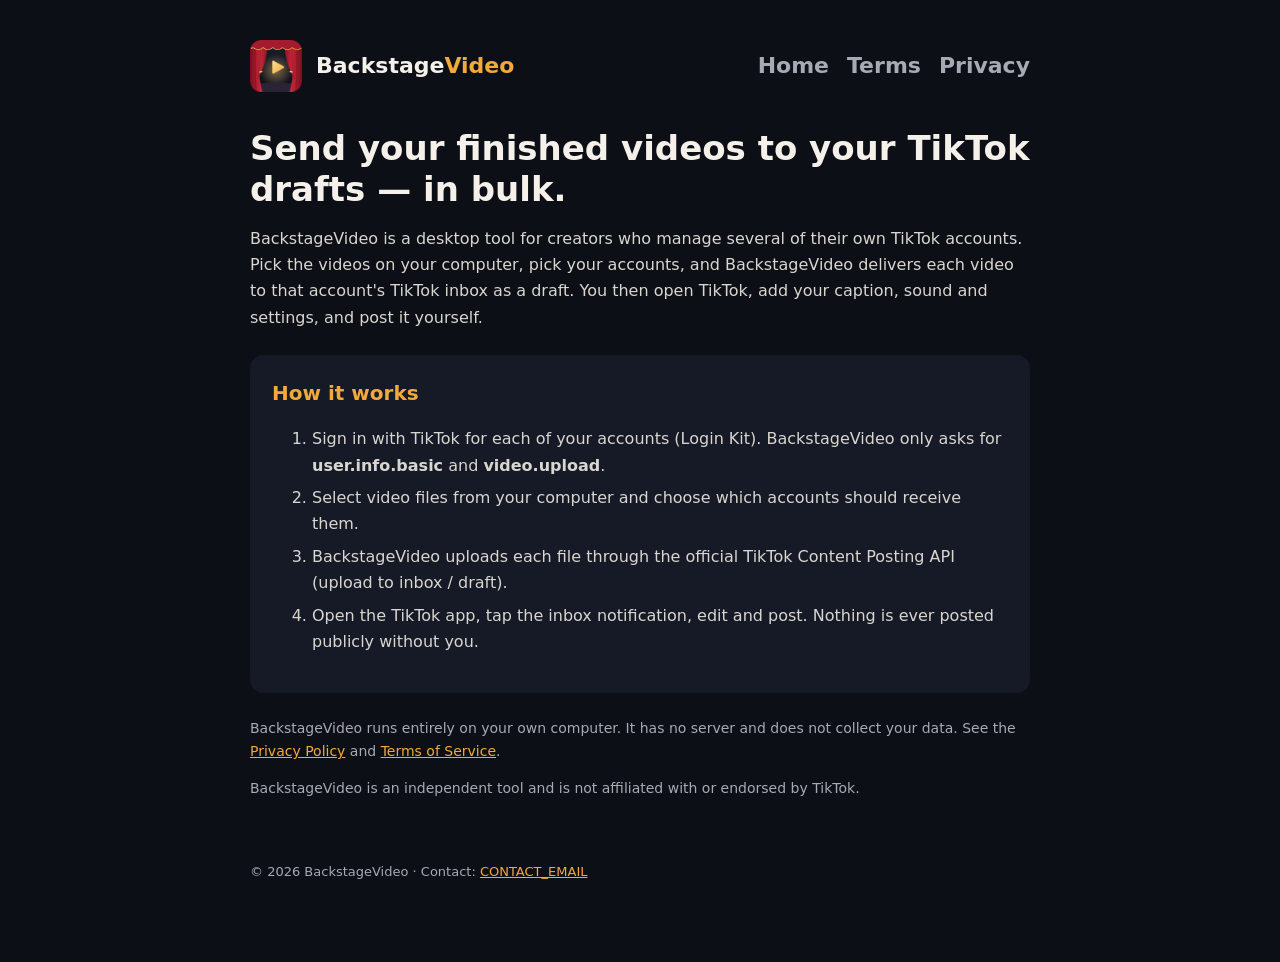
<file: index.html>
<!doctype html><html lang="en"><head><meta charset="utf-8"><meta name="viewport" content="width=device-width,initial-scale=1"><title>BackstageVideo</title><link rel="icon" href="icon.png"><link rel="stylesheet" href="style.css"></head><body><div class="wrap"><header><img src="icon.png" alt="BackstageVideo"><a href="index.html">Backstage<span>Video</span></a><nav><a href="index.html">Home</a><a href="terms.html">Terms</a><a href="privacy.html">Privacy</a></nav></header>
<h1>Send your finished videos to your TikTok drafts — in bulk.</h1>
<p>BackstageVideo is a desktop tool for creators who manage several of their own TikTok accounts. Pick the videos on your computer, pick your accounts, and BackstageVideo delivers each video to that account's TikTok inbox as a draft. You then open TikTok, add your caption, sound and settings, and post it yourself.</p>
<div class="card"><h2 style="margin-top:0">How it works</h2><ol>
<li>Sign in with TikTok for each of your accounts (Login Kit). BackstageVideo only asks for <b>user.info.basic</b> and <b>video.upload</b>.</li>
<li>Select video files from your computer and choose which accounts should receive them.</li>
<li>BackstageVideo uploads each file through the official TikTok Content Posting API (upload to inbox / draft).</li>
<li>Open the TikTok app, tap the inbox notification, edit and post. Nothing is ever posted publicly without you.</li>
</ol></div>
<p class="mute">BackstageVideo runs entirely on your own computer. It has no server and does not collect your data. See the <a href="privacy.html">Privacy Policy</a> and <a href="terms.html">Terms of Service</a>.</p>
<p class="mute">BackstageVideo is an independent tool and is not affiliated with or endorsed by TikTok.</p>
<footer>© 2026 BackstageVideo · Contact: <a href="mailto:cuongabel@gmail.com">CONTACT_EMAIL</a></footer></div></body></html>
</file>
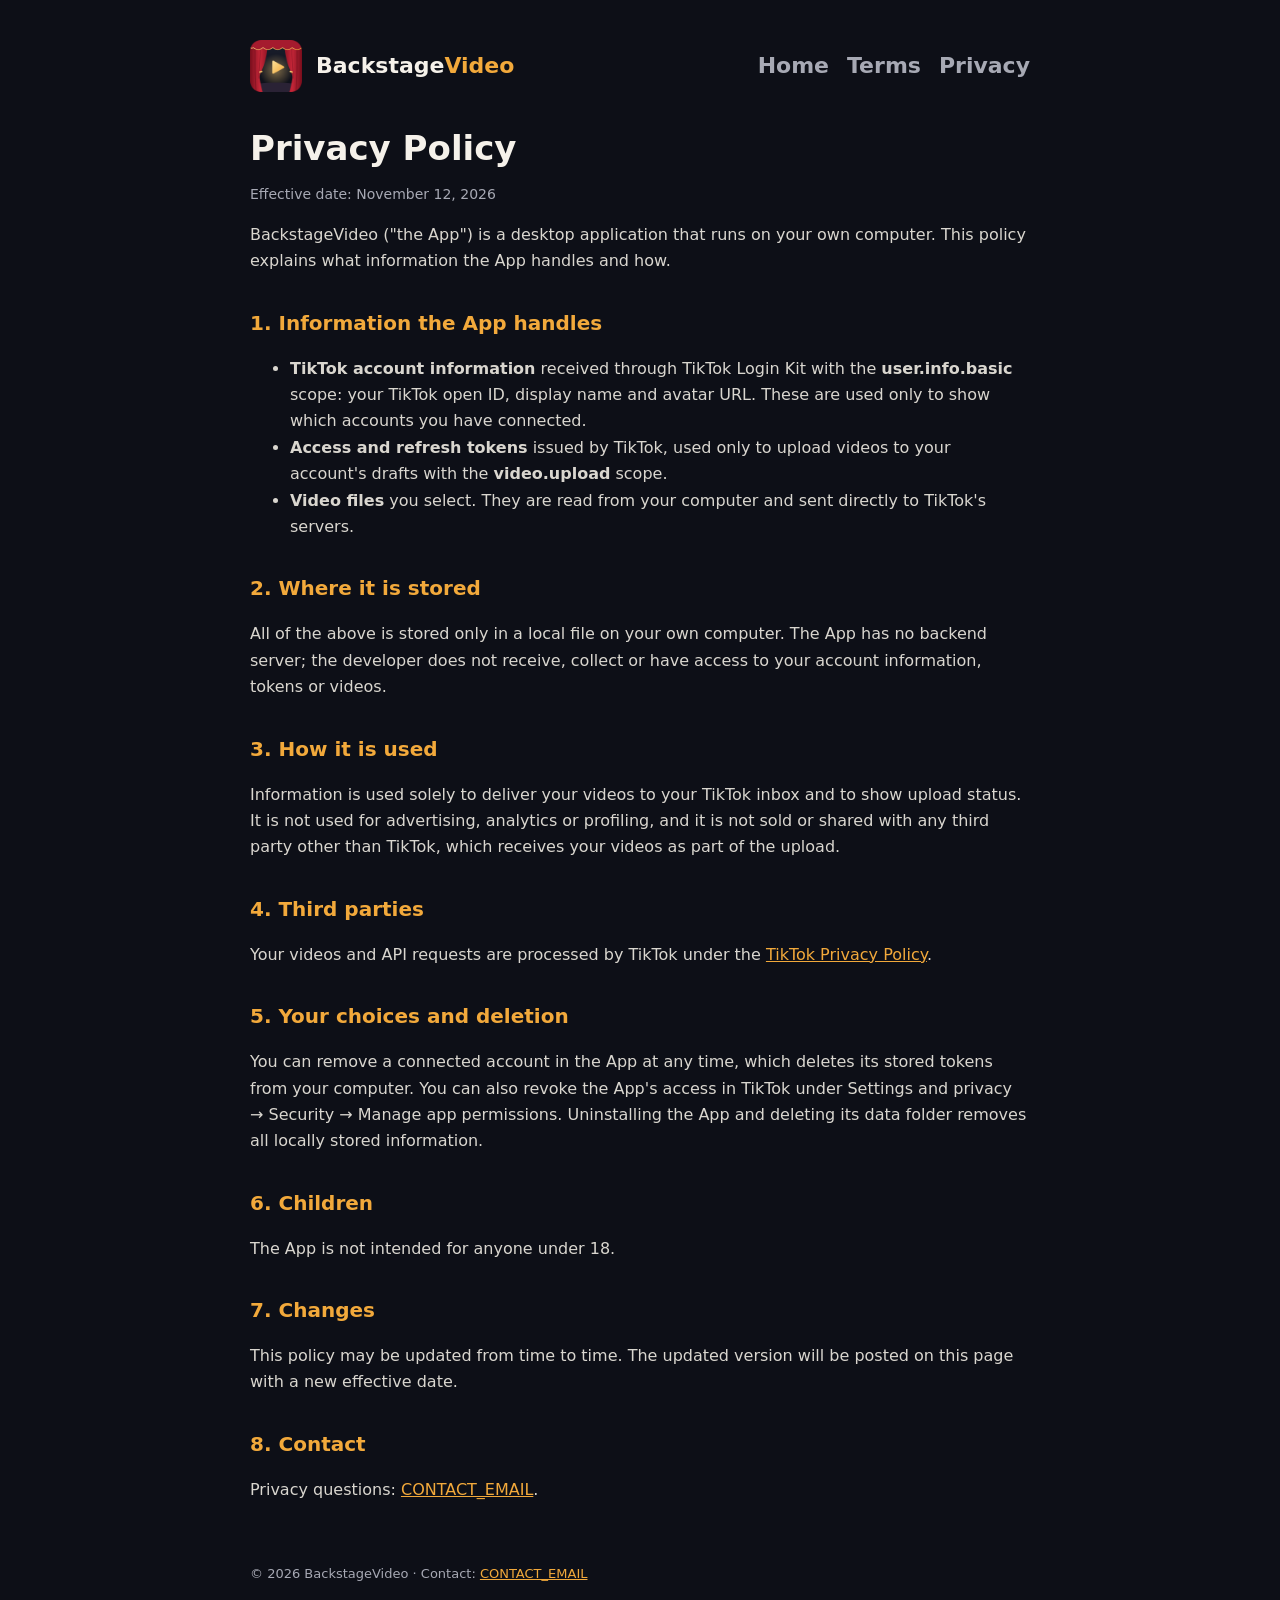
<file: privacy.html>
<!doctype html><html lang="en"><head><meta charset="utf-8"><meta name="viewport" content="width=device-width,initial-scale=1"><title>Privacy Policy — BackstageVideo</title><link rel="icon" href="icon.png"><link rel="stylesheet" href="style.css"></head><body><div class="wrap"><header><img src="icon.png" alt="BackstageVideo"><a href="index.html">Backstage<span>Video</span></a><nav><a href="index.html">Home</a><a href="terms.html">Terms</a><a href="privacy.html">Privacy</a></nav></header>
<h1>Privacy Policy</h1><p class="mute">Effective date: November 12, 2026</p>
<p>BackstageVideo ("the App") is a desktop application that runs on your own computer. This policy explains what information the App handles and how.</p>
<h2>1. Information the App handles</h2><ul>
<li><b>TikTok account information</b> received through TikTok Login Kit with the <b>user.info.basic</b> scope: your TikTok open ID, display name and avatar URL. These are used only to show which accounts you have connected.</li>
<li><b>Access and refresh tokens</b> issued by TikTok, used only to upload videos to your account's drafts with the <b>video.upload</b> scope.</li>
<li><b>Video files</b> you select. They are read from your computer and sent directly to TikTok's servers.</li></ul>
<h2>2. Where it is stored</h2><p>All of the above is stored only in a local file on your own computer. The App has no backend server; the developer does not receive, collect or have access to your account information, tokens or videos.</p>
<h2>3. How it is used</h2><p>Information is used solely to deliver your videos to your TikTok inbox and to show upload status. It is not used for advertising, analytics or profiling, and it is not sold or shared with any third party other than TikTok, which receives your videos as part of the upload.</p>
<h2>4. Third parties</h2><p>Your videos and API requests are processed by TikTok under the <a href="https://www.tiktok.com/legal/privacy-policy">TikTok Privacy Policy</a>.</p>
<h2>5. Your choices and deletion</h2><p>You can remove a connected account in the App at any time, which deletes its stored tokens from your computer. You can also revoke the App's access in TikTok under Settings and privacy → Security → Manage app permissions. Uninstalling the App and deleting its data folder removes all locally stored information.</p>
<h2>6. Children</h2><p>The App is not intended for anyone under 18.</p>
<h2>7. Changes</h2><p>This policy may be updated from time to time. The updated version will be posted on this page with a new effective date.</p>
<h2>8. Contact</h2><p>Privacy questions: <a href="mailto:cuongabel@gmail.com">CONTACT_EMAIL</a>.</p>
<footer>© 2026 BackstageVideo · Contact: <a href="mailto:cuongabel@gmail.com">CONTACT_EMAIL</a></footer></div></body></html>
</file>
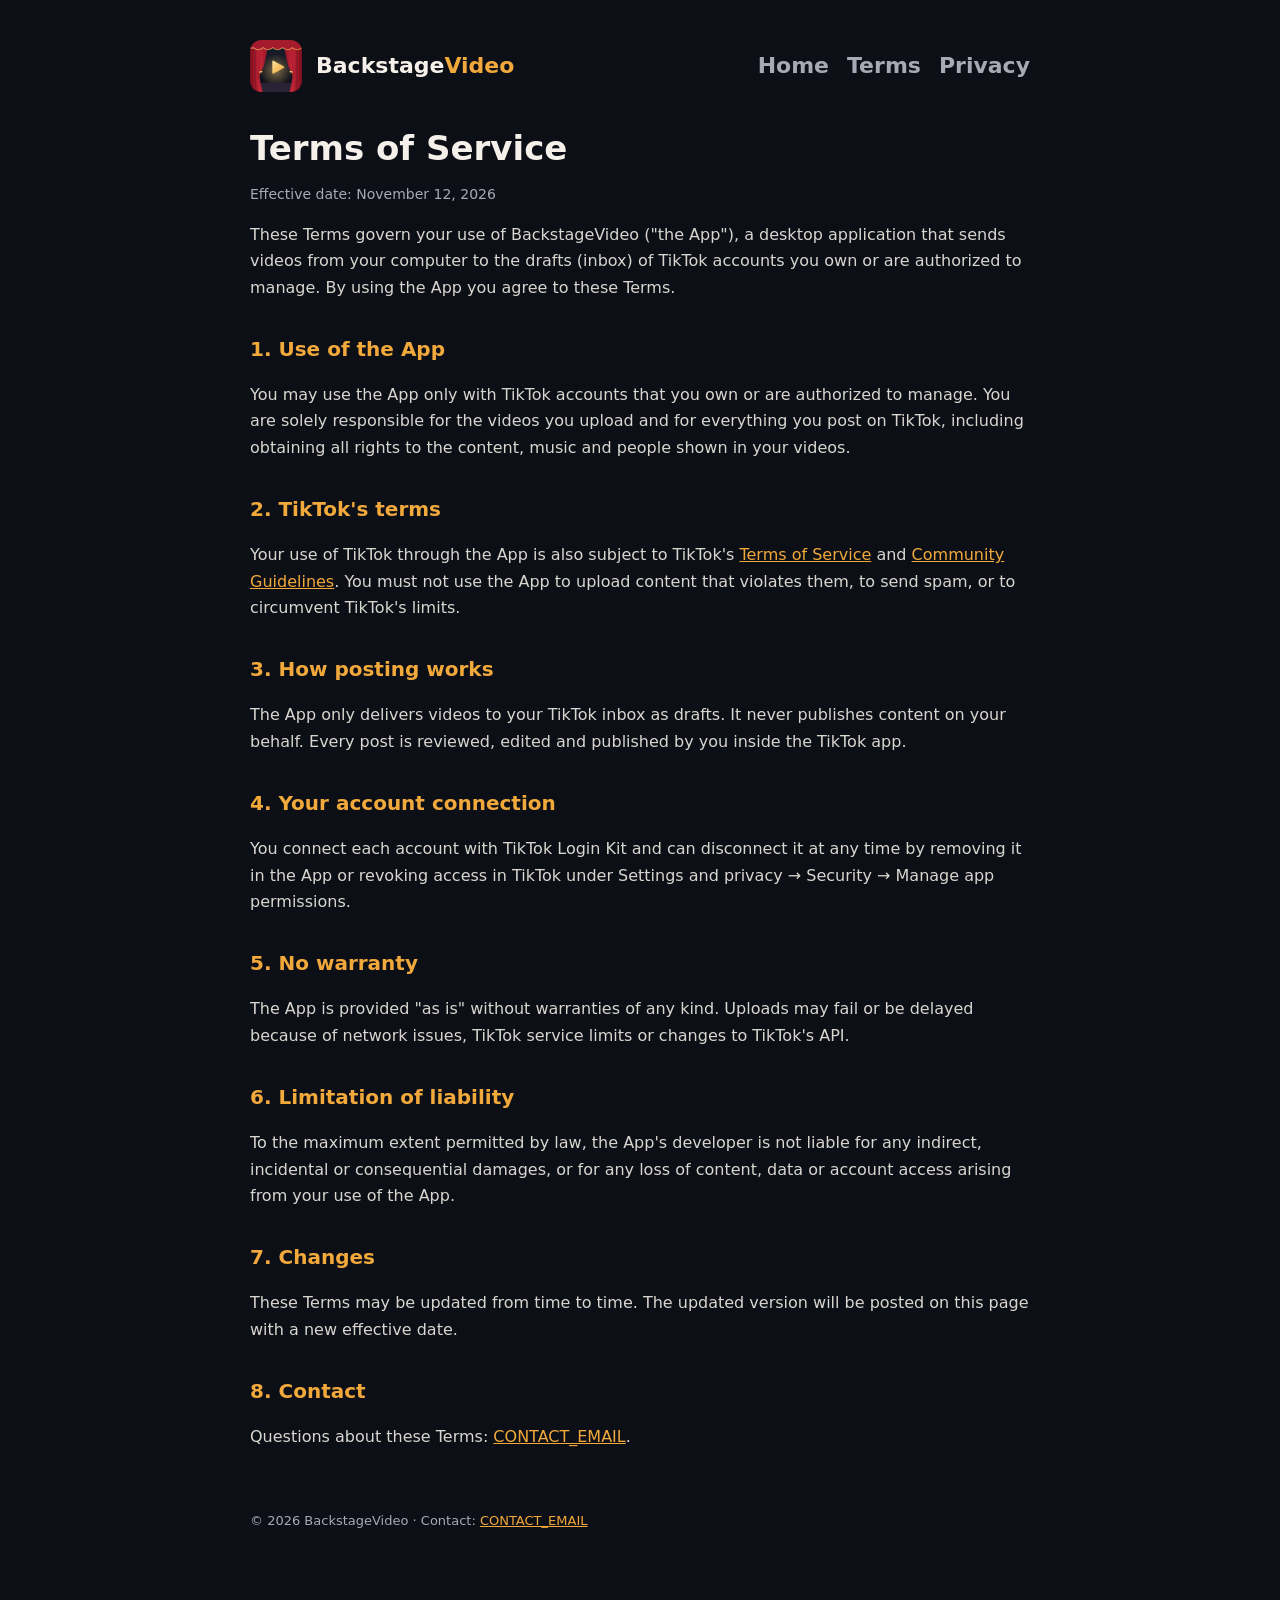
<file: terms.html>
<!doctype html><html lang="en"><head><meta charset="utf-8"><meta name="viewport" content="width=device-width,initial-scale=1"><title>Terms of Service — BackstageVideo</title><link rel="icon" href="icon.png"><link rel="stylesheet" href="style.css"></head><body><div class="wrap"><header><img src="icon.png" alt="BackstageVideo"><a href="index.html">Backstage<span>Video</span></a><nav><a href="index.html">Home</a><a href="terms.html">Terms</a><a href="privacy.html">Privacy</a></nav></header>
<h1>Terms of Service</h1><p class="mute">Effective date: November 12, 2026</p>
<p>These Terms govern your use of BackstageVideo ("the App"), a desktop application that sends videos from your computer to the drafts (inbox) of TikTok accounts you own or are authorized to manage. By using the App you agree to these Terms.</p>
<h2>1. Use of the App</h2><p>You may use the App only with TikTok accounts that you own or are authorized to manage. You are solely responsible for the videos you upload and for everything you post on TikTok, including obtaining all rights to the content, music and people shown in your videos.</p>
<h2>2. TikTok's terms</h2><p>Your use of TikTok through the App is also subject to TikTok's <a href="https://www.tiktok.com/legal/terms-of-service">Terms of Service</a> and <a href="https://www.tiktok.com/community-guidelines">Community Guidelines</a>. You must not use the App to upload content that violates them, to send spam, or to circumvent TikTok's limits.</p>
<h2>3. How posting works</h2><p>The App only delivers videos to your TikTok inbox as drafts. It never publishes content on your behalf. Every post is reviewed, edited and published by you inside the TikTok app.</p>
<h2>4. Your account connection</h2><p>You connect each account with TikTok Login Kit and can disconnect it at any time by removing it in the App or revoking access in TikTok under Settings and privacy → Security → Manage app permissions.</p>
<h2>5. No warranty</h2><p>The App is provided "as is" without warranties of any kind. Uploads may fail or be delayed because of network issues, TikTok service limits or changes to TikTok's API.</p>
<h2>6. Limitation of liability</h2><p>To the maximum extent permitted by law, the App's developer is not liable for any indirect, incidental or consequential damages, or for any loss of content, data or account access arising from your use of the App.</p>
<h2>7. Changes</h2><p>These Terms may be updated from time to time. The updated version will be posted on this page with a new effective date.</p>
<h2>8. Contact</h2><p>Questions about these Terms: <a href="mailto:cuongabel@gmail.com">CONTACT_EMAIL</a>.</p>
<footer>© 2026 BackstageVideo · Contact: <a href="mailto:cuongabel@gmail.com">CONTACT_EMAIL</a></footer></div></body></html>
</file>
<file: style.css>
:root{--bg:#0d0f17;--panel:#161a26;--text:#f5f1ea;--mute:#a7a9b4;--gold:#f2a93b;--red:#c8283a}
*{box-sizing:border-box}body{margin:0;background:var(--bg);color:var(--text);font:16px/1.65 system-ui,-apple-system,"Segoe UI",sans-serif}
.wrap{max-width:820px;margin:0 auto;padding:40px 20px 80px}
header{display:flex;align-items:center;gap:14px;margin-bottom:36px}header img{width:52px;height:52px}
header a{color:var(--text);text-decoration:none;font-weight:800;font-size:22px}header a span{color:var(--gold)}
nav{margin-left:auto;display:flex;gap:18px;font-size:14px}nav a{color:var(--mute);text-decoration:none}nav a:hover{color:var(--gold)}
h1{font-size:34px;line-height:1.2;margin:0 0 12px}h2{font-size:20px;margin:32px 0 8px;color:var(--gold)}
p,li{color:#d9d6cf}.mute{color:var(--mute);font-size:14px}a{color:var(--gold)}
.card{background:var(--panel);border-radius:14px;padding:22px;margin:24px 0}
ol li{margin:6px 0}footer{margin-top:60px;color:var(--mute);font-size:13px}
</file>
